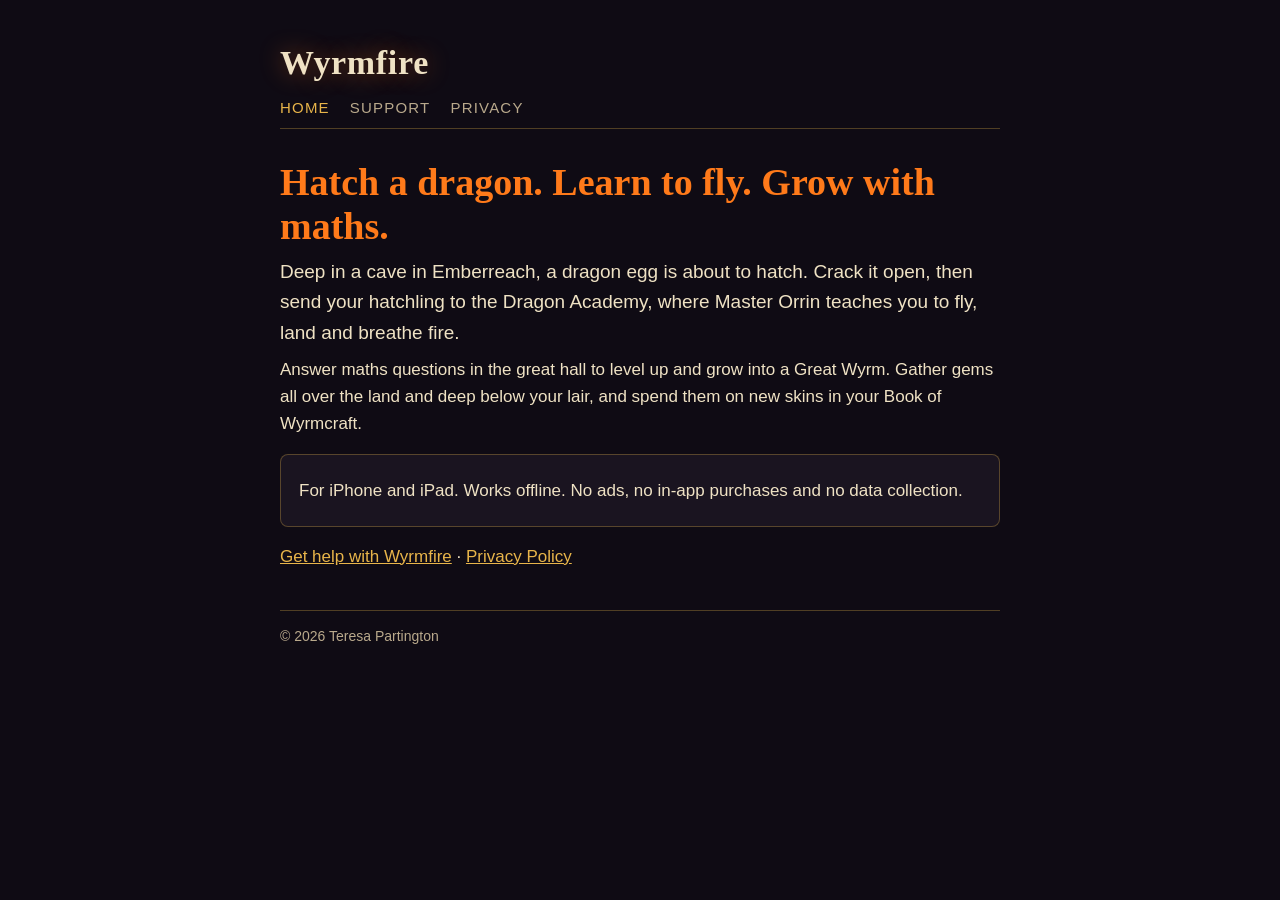
<file: index.html>
<!doctype html>
<html lang="en">
<head>
<meta charset="utf-8">
<meta name="viewport" content="width=device-width,initial-scale=1,viewport-fit=cover">
<title>Wyrmfire</title>
<meta name="description" content="Wyrmfire: hatch a dragon, learn to fly at the Dragon Academy and answer maths questions to grow into a Great Wyrm. For iPhone and iPad.">
<link rel="stylesheet" href="style.css">
</head>
<body>
<header>
  <a class="brand" href="./">Wyrmfire</a>
  <nav aria-label="Site">
    <a href="./" aria-current="page">Home</a>
    <a href="support.html">Support</a>
    <a href="privacy.html">Privacy</a>
  </nav>
</header>
<main>
  <h1>Hatch a dragon. Learn to fly. Grow with maths.</h1>
  <p class="lead">Deep in a cave in Emberreach, a dragon egg is about to hatch. Crack it open, then send your hatchling to the Dragon Academy, where Master Orrin teaches you to fly, land and breathe fire.</p>
  <p>Answer maths questions in the great hall to level up and grow into a Great Wyrm. Gather gems all over the land and deep below your lair, and spend them on new skins in your Book of Wyrmcraft.</p>
  <div class="card">
    <p>For iPhone and iPad. Works offline. No ads, no in-app purchases and no data collection.</p>
  </div>
  <p><a href="support.html">Get help with Wyrmfire</a> · <a href="privacy.html">Privacy Policy</a></p>
</main>
<footer>© 2026 Teresa Partington</footer>
</body>
</html>
</file>
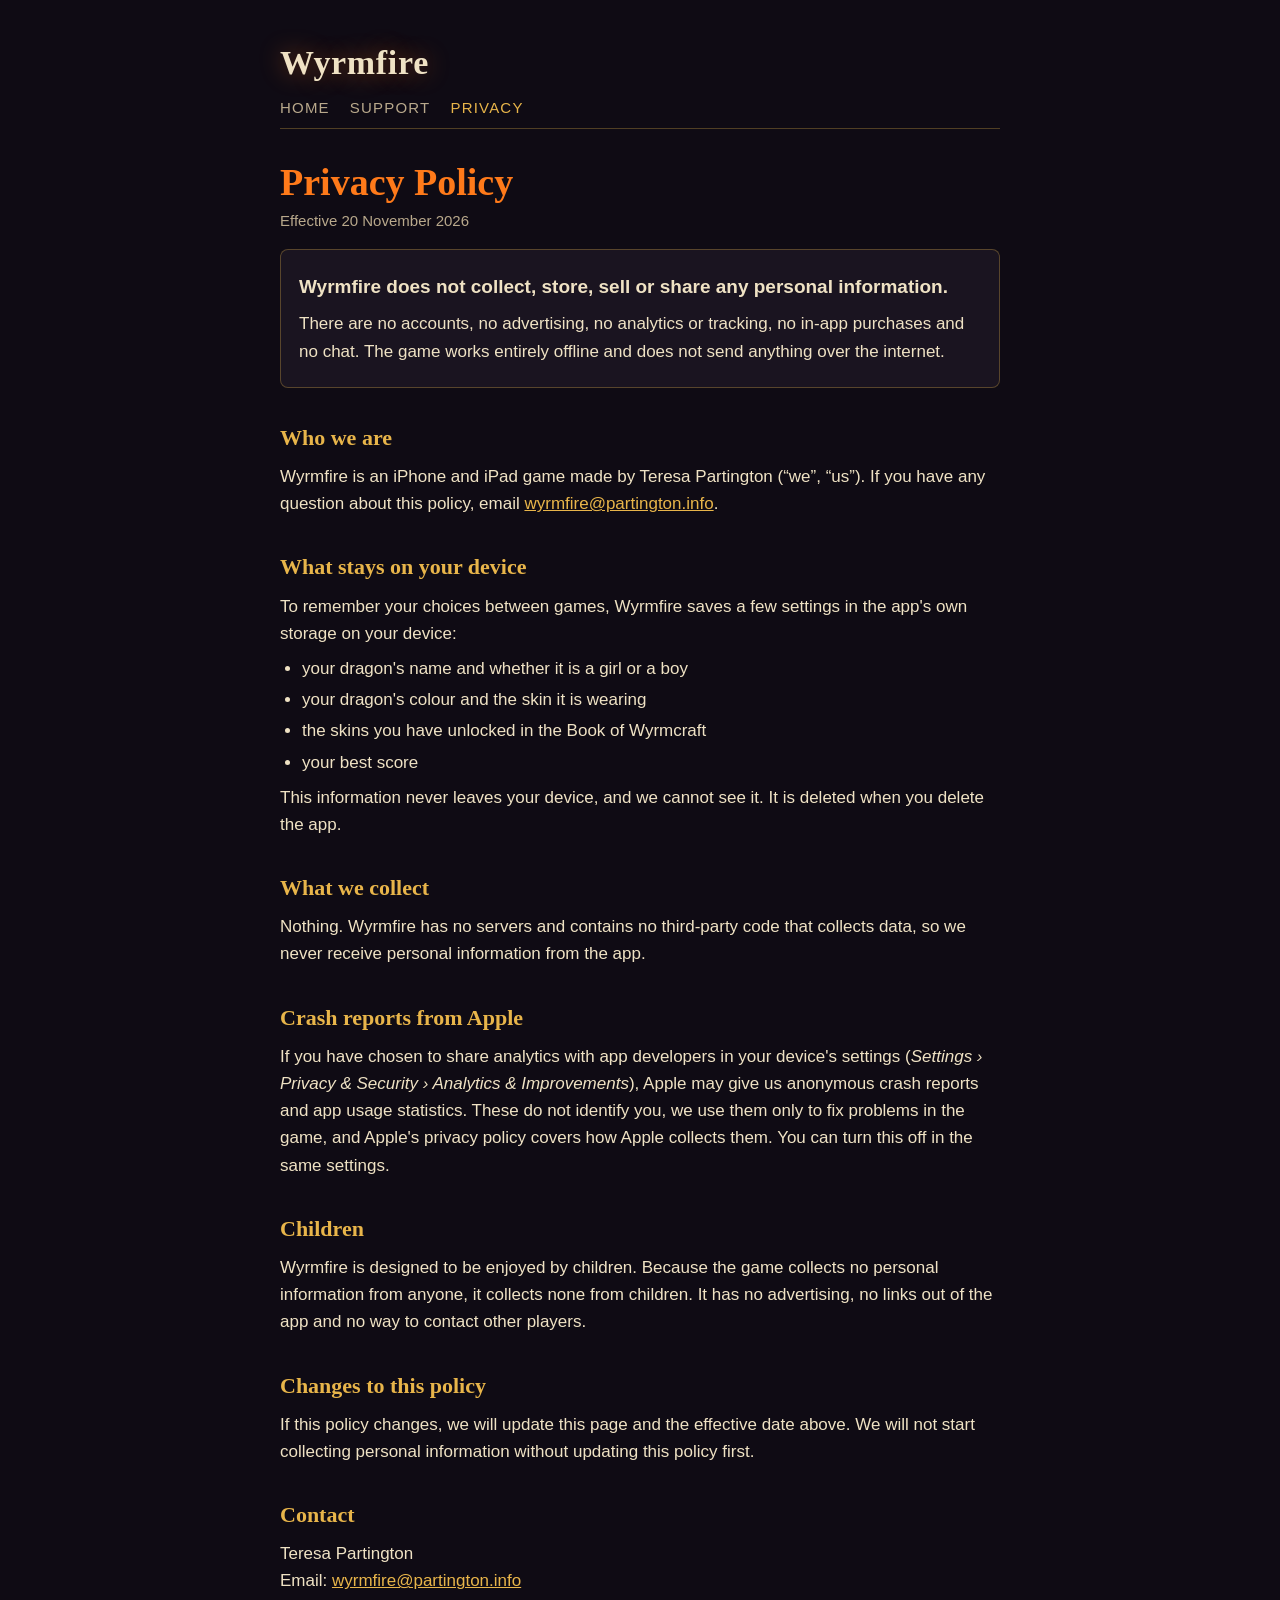
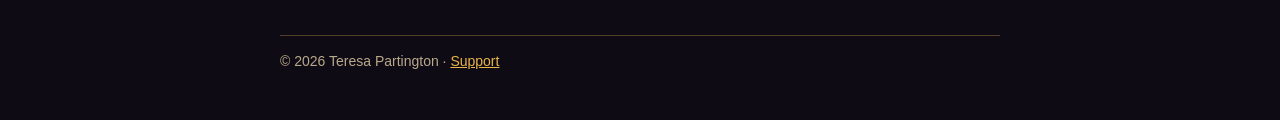
<file: privacy.html>
<!doctype html>
<html lang="en">
<head>
<meta charset="utf-8">
<meta name="viewport" content="width=device-width,initial-scale=1,viewport-fit=cover">
<title>Privacy Policy – Wyrmfire</title>
<meta name="description" content="Wyrmfire collects no personal information. Read the full privacy policy.">
<link rel="stylesheet" href="style.css">
</head>
<body>
<header>
  <a class="brand" href="./">Wyrmfire</a>
  <nav aria-label="Site">
    <a href="./">Home</a>
    <a href="support.html">Support</a>
    <a href="privacy.html" aria-current="page">Privacy</a>
  </nav>
</header>
<main>
  <h1>Privacy Policy</h1>
  <p class="meta">Effective 20 November 2026</p>

  <div class="card">
    <p class="lead"><strong>Wyrmfire does not collect, store, sell or share any personal information.</strong></p>
    <p>There are no accounts, no advertising, no analytics or tracking, no in-app purchases and no chat. The game works entirely offline and does not send anything over the internet.</p>
  </div>

  <h2>Who we are</h2>
  <p>Wyrmfire is an iPhone and iPad game made by Teresa Partington (“we”, “us”). If you have any question about this policy, email <a href="mailto:wyrmfire@partington.info">wyrmfire@partington.info</a>.</p>

  <h2>What stays on your device</h2>
  <p>To remember your choices between games, Wyrmfire saves a few settings in the app's own storage on your device:</p>
  <ul>
    <li>your dragon's name and whether it is a girl or a boy</li>
    <li>your dragon's colour and the skin it is wearing</li>
    <li>the skins you have unlocked in the Book of Wyrmcraft</li>
    <li>your best score</li>
  </ul>
  <p>This information never leaves your device, and we cannot see it. It is deleted when you delete the app.</p>

  <h2>What we collect</h2>
  <p>Nothing. Wyrmfire has no servers and contains no third-party code that collects data, so we never receive personal information from the app.</p>

  <h2>Crash reports from Apple</h2>
  <p>If you have chosen to share analytics with app developers in your device's settings (<em>Settings › Privacy &amp; Security › Analytics &amp; Improvements</em>), Apple may give us anonymous crash reports and app usage statistics. These do not identify you, we use them only to fix problems in the game, and Apple's privacy policy covers how Apple collects them. You can turn this off in the same settings.</p>

  <h2>Children</h2>
  <p>Wyrmfire is designed to be enjoyed by children. Because the game collects no personal information from anyone, it collects none from children. It has no advertising, no links out of the app and no way to contact other players.</p>

  <h2>Changes to this policy</h2>
  <p>If this policy changes, we will update this page and the effective date above. We will not start collecting personal information without updating this policy first.</p>

  <h2>Contact</h2>
  <p>Teresa Partington<br>Email: <a href="mailto:wyrmfire@partington.info">wyrmfire@partington.info</a></p>
</main>
<footer>© 2026 Teresa Partington · <a href="support.html">Support</a></footer>
</body>
</html>
</file>
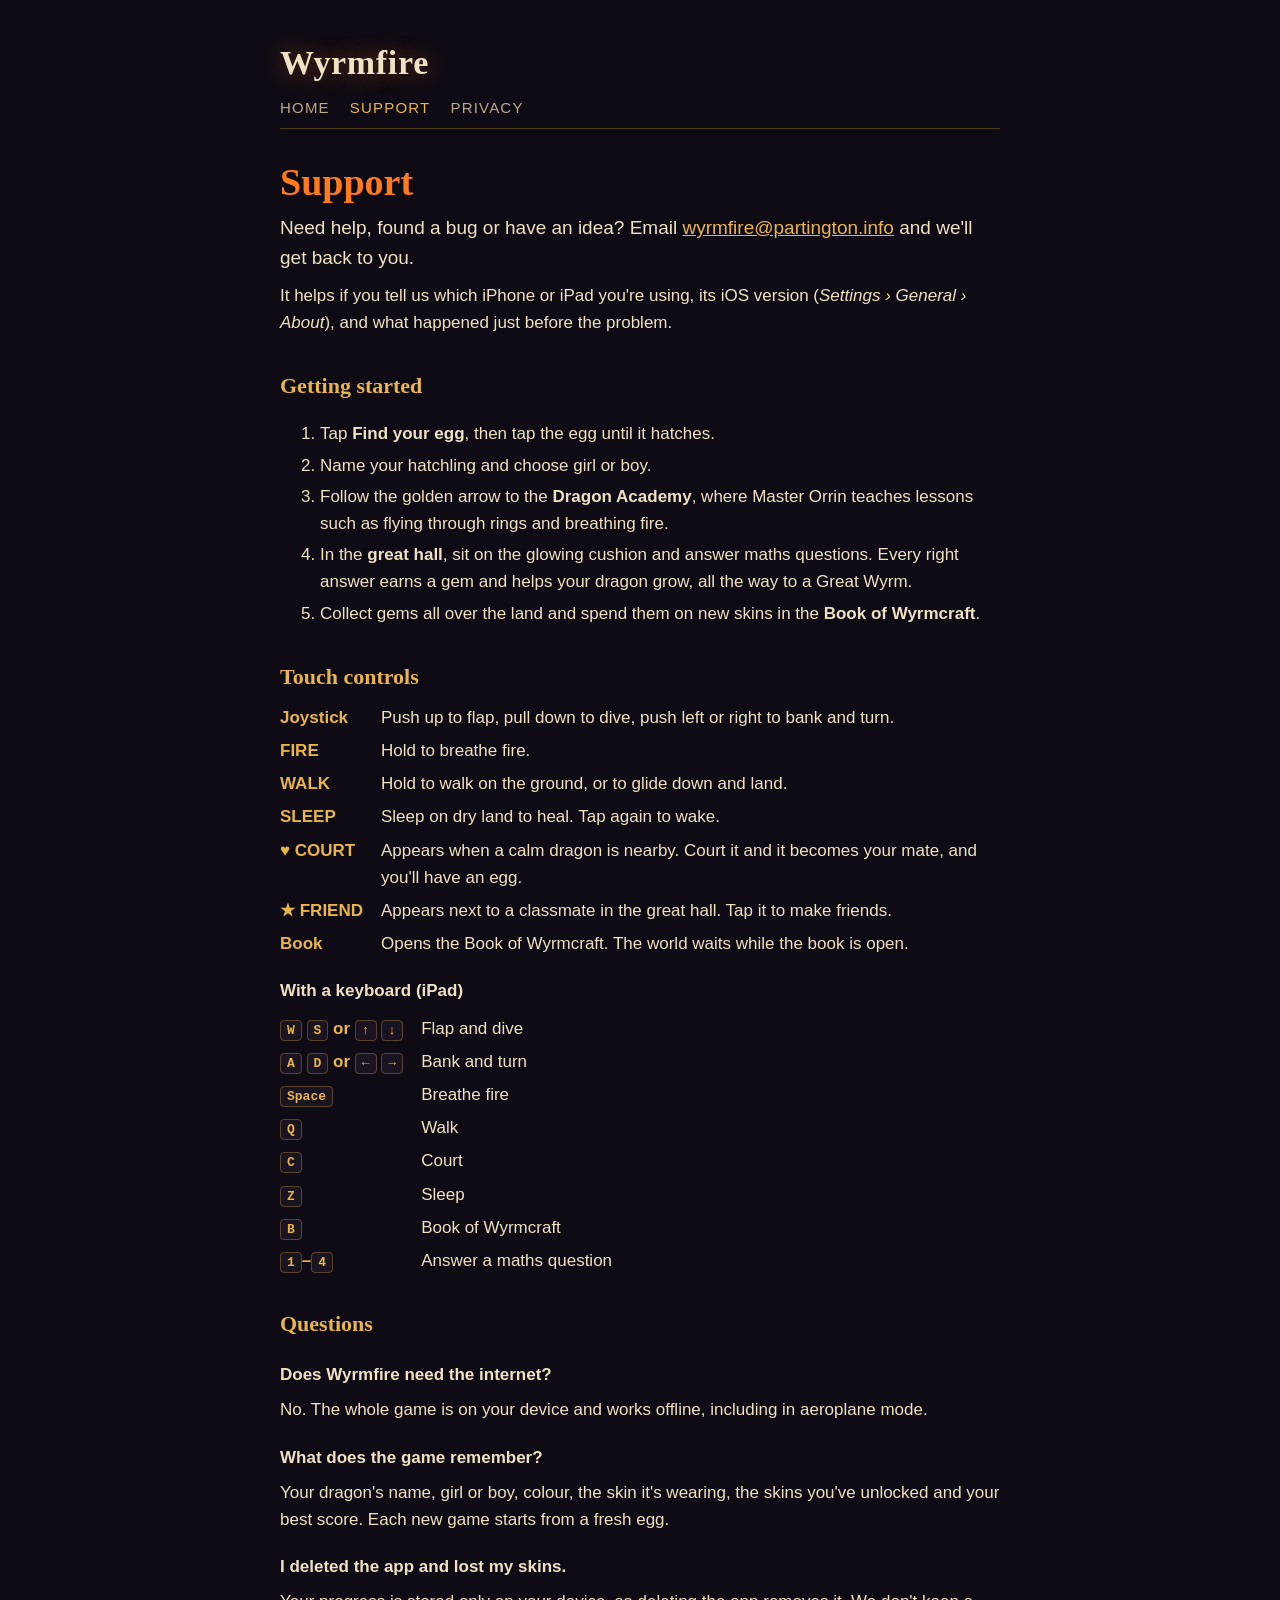
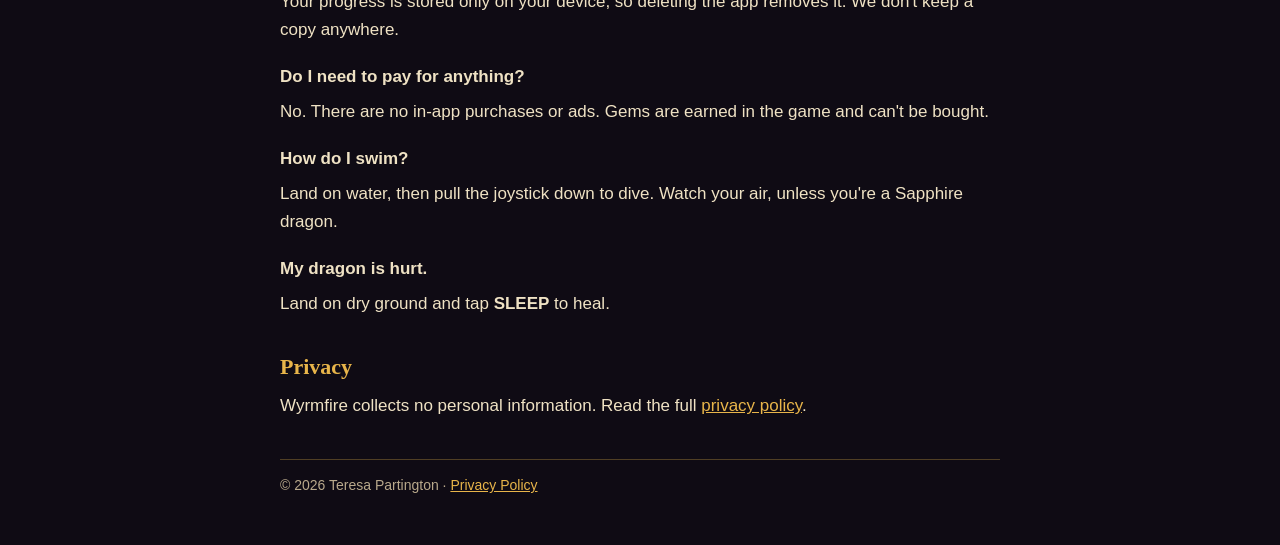
<file: support.html>
<!doctype html>
<html lang="en">
<head>
<meta charset="utf-8">
<meta name="viewport" content="width=device-width,initial-scale=1,viewport-fit=cover">
<title>Support – Wyrmfire</title>
<meta name="description" content="Help with Wyrmfire: how to play, controls, common questions and how to contact us.">
<link rel="stylesheet" href="style.css">
</head>
<body>
<header>
  <a class="brand" href="./">Wyrmfire</a>
  <nav aria-label="Site">
    <a href="./">Home</a>
    <a href="support.html" aria-current="page">Support</a>
    <a href="privacy.html">Privacy</a>
  </nav>
</header>
<main>
  <h1>Support</h1>
  <p class="lead">Need help, found a bug or have an idea? Email <a href="mailto:wyrmfire@partington.info">wyrmfire@partington.info</a> and we'll get back to you.</p>
  <p>It helps if you tell us which iPhone or iPad you're using, its iOS version (<em>Settings › General › About</em>), and what happened just before the problem.</p>

  <h2>Getting started</h2>
  <ol>
    <li>Tap <strong>Find your egg</strong>, then tap the egg until it hatches.</li>
    <li>Name your hatchling and choose girl or boy.</li>
    <li>Follow the golden arrow to the <strong>Dragon Academy</strong>, where Master Orrin teaches lessons such as flying through rings and breathing fire.</li>
    <li>In the <strong>great hall</strong>, sit on the glowing cushion and answer maths questions. Every right answer earns a gem and helps your dragon grow, all the way to a Great Wyrm.</li>
    <li>Collect gems all over the land and spend them on new skins in the <strong>Book of Wyrmcraft</strong>.</li>
  </ol>

  <h2>Touch controls</h2>
  <dl class="controls">
    <dt>Joystick</dt><dd>Push up to flap, pull down to dive, push left or right to bank and turn.</dd>
    <dt>FIRE</dt><dd>Hold to breathe fire.</dd>
    <dt>WALK</dt><dd>Hold to walk on the ground, or to glide down and land.</dd>
    <dt>SLEEP</dt><dd>Sleep on dry land to heal. Tap again to wake.</dd>
    <dt>♥ COURT</dt><dd>Appears when a calm dragon is nearby. Court it and it becomes your mate, and you'll have an egg.</dd>
    <dt>★ FRIEND</dt><dd>Appears next to a classmate in the great hall. Tap it to make friends.</dd>
    <dt>Book</dt><dd>Opens the Book of Wyrmcraft. The world waits while the book is open.</dd>
  </dl>

  <h3>With a keyboard (iPad)</h3>
  <dl class="controls">
    <dt><kbd>W</kbd> <kbd>S</kbd> or <kbd>↑</kbd> <kbd>↓</kbd></dt><dd>Flap and dive</dd>
    <dt><kbd>A</kbd> <kbd>D</kbd> or <kbd>←</kbd> <kbd>→</kbd></dt><dd>Bank and turn</dd>
    <dt><kbd>Space</kbd></dt><dd>Breathe fire</dd>
    <dt><kbd>Q</kbd></dt><dd>Walk</dd>
    <dt><kbd>C</kbd></dt><dd>Court</dd>
    <dt><kbd>Z</kbd></dt><dd>Sleep</dd>
    <dt><kbd>B</kbd></dt><dd>Book of Wyrmcraft</dd>
    <dt><kbd>1</kbd>–<kbd>4</kbd></dt><dd>Answer a maths question</dd>
  </dl>

  <h2>Questions</h2>
  <h3>Does Wyrmfire need the internet?</h3>
  <p>No. The whole game is on your device and works offline, including in aeroplane mode.</p>

  <h3>What does the game remember?</h3>
  <p>Your dragon's name, girl or boy, colour, the skin it's wearing, the skins you've unlocked and your best score. Each new game starts from a fresh egg.</p>

  <h3>I deleted the app and lost my skins.</h3>
  <p>Your progress is stored only on your device, so deleting the app removes it. We don't keep a copy anywhere.</p>

  <h3>Do I need to pay for anything?</h3>
  <p>No. There are no in-app purchases or ads. Gems are earned in the game and can't be bought.</p>

  <h3>How do I swim?</h3>
  <p>Land on water, then pull the joystick down to dive. Watch your air, unless you're a Sapphire dragon.</p>

  <h3>My dragon is hurt.</h3>
  <p>Land on dry ground and tap <strong>SLEEP</strong> to heal.</p>

  <h2>Privacy</h2>
  <p>Wyrmfire collects no personal information. Read the full <a href="privacy.html">privacy policy</a>.</p>
</main>
<footer>© 2026 Teresa Partington · <a href="privacy.html">Privacy Policy</a></footer>
</body>
</html>
</file>
<file: style.css>
:root {
  --ink: #0f0b14;
  --panel: #1a1420;
  --parch: #efe2c4;
  --dim: #b9a98c;
  --gold: #e8b54a;
  --ember: #ff7a1a;
  --line: rgba(232, 181, 74, .3);
  color-scheme: dark;
}
* { box-sizing: border-box; }
html { -webkit-text-size-adjust: 100%; text-size-adjust: 100%; }
body {
  margin: 0;
  background: var(--ink);
  color: var(--parch);
  font: 17px/1.6 -apple-system, BlinkMacSystemFont, "Segoe UI", Roboto, sans-serif;
  padding: 0 max(16px, env(safe-area-inset-left)) 48px max(16px, env(safe-area-inset-right));
}
main { max-width: 720px; margin: 0 auto; }
header { max-width: 720px; margin: 0 auto; padding: 36px 0 8px; border-bottom: 1px solid var(--line); }
.brand { font-family: "Cinzel Decorative", "Cinzel", Georgia, "Times New Roman", serif; font-weight: 700; font-size: 34px; letter-spacing: .02em; color: var(--parch); text-decoration: none; text-shadow: 0 0 24px rgba(255, 122, 26, .45); }
nav { display: flex; flex-wrap: wrap; gap: 6px 20px; margin-top: 6px; }
nav a { color: var(--dim); font-size: 15px; letter-spacing: .08em; text-transform: uppercase; text-decoration: none; }
nav a:hover, nav a[aria-current="page"] { color: var(--gold); }
h1 { font-family: Georgia, "Times New Roman", serif; font-size: clamp(28px, 6vw, 38px); line-height: 1.15; margin: 32px 0 4px; color: var(--ember); }
h2 { font-family: Georgia, "Times New Roman", serif; font-size: 22px; margin: 32px 0 6px; color: var(--gold); }
h3 { font-size: 17px; margin: 20px 0 2px; color: var(--parch); }
p, ul, dl { margin: 8px 0; }
ul { padding-left: 22px; }
li { margin: 4px 0; }
a { color: var(--gold); }
.meta { color: var(--dim); font-size: 15px; margin: 0 0 8px; }
.lead { font-size: 19px; }
.card { background: var(--panel); border: 1px solid var(--line); border-radius: 8px; padding: 14px 18px; margin: 16px 0; }
.controls { display: grid; grid-template-columns: max-content 1fr; gap: 6px 18px; margin: 10px 0; }
.controls dt { font-weight: 700; color: var(--gold); }
.controls dd { margin: 0; }
kbd { font: 600 13px/1 ui-monospace, Menlo, Consolas, monospace; border: 1px solid var(--line); border-radius: 4px; padding: 2px 6px; background: var(--panel); }
footer { max-width: 720px; margin: 40px auto 0; padding-top: 14px; border-top: 1px solid var(--line); color: var(--dim); font-size: 14px; }
@media (max-width: 480px) {
  .controls { grid-template-columns: 1fr; gap: 0 0; }
  .controls dd { margin-bottom: 8px; }
}
</file>
